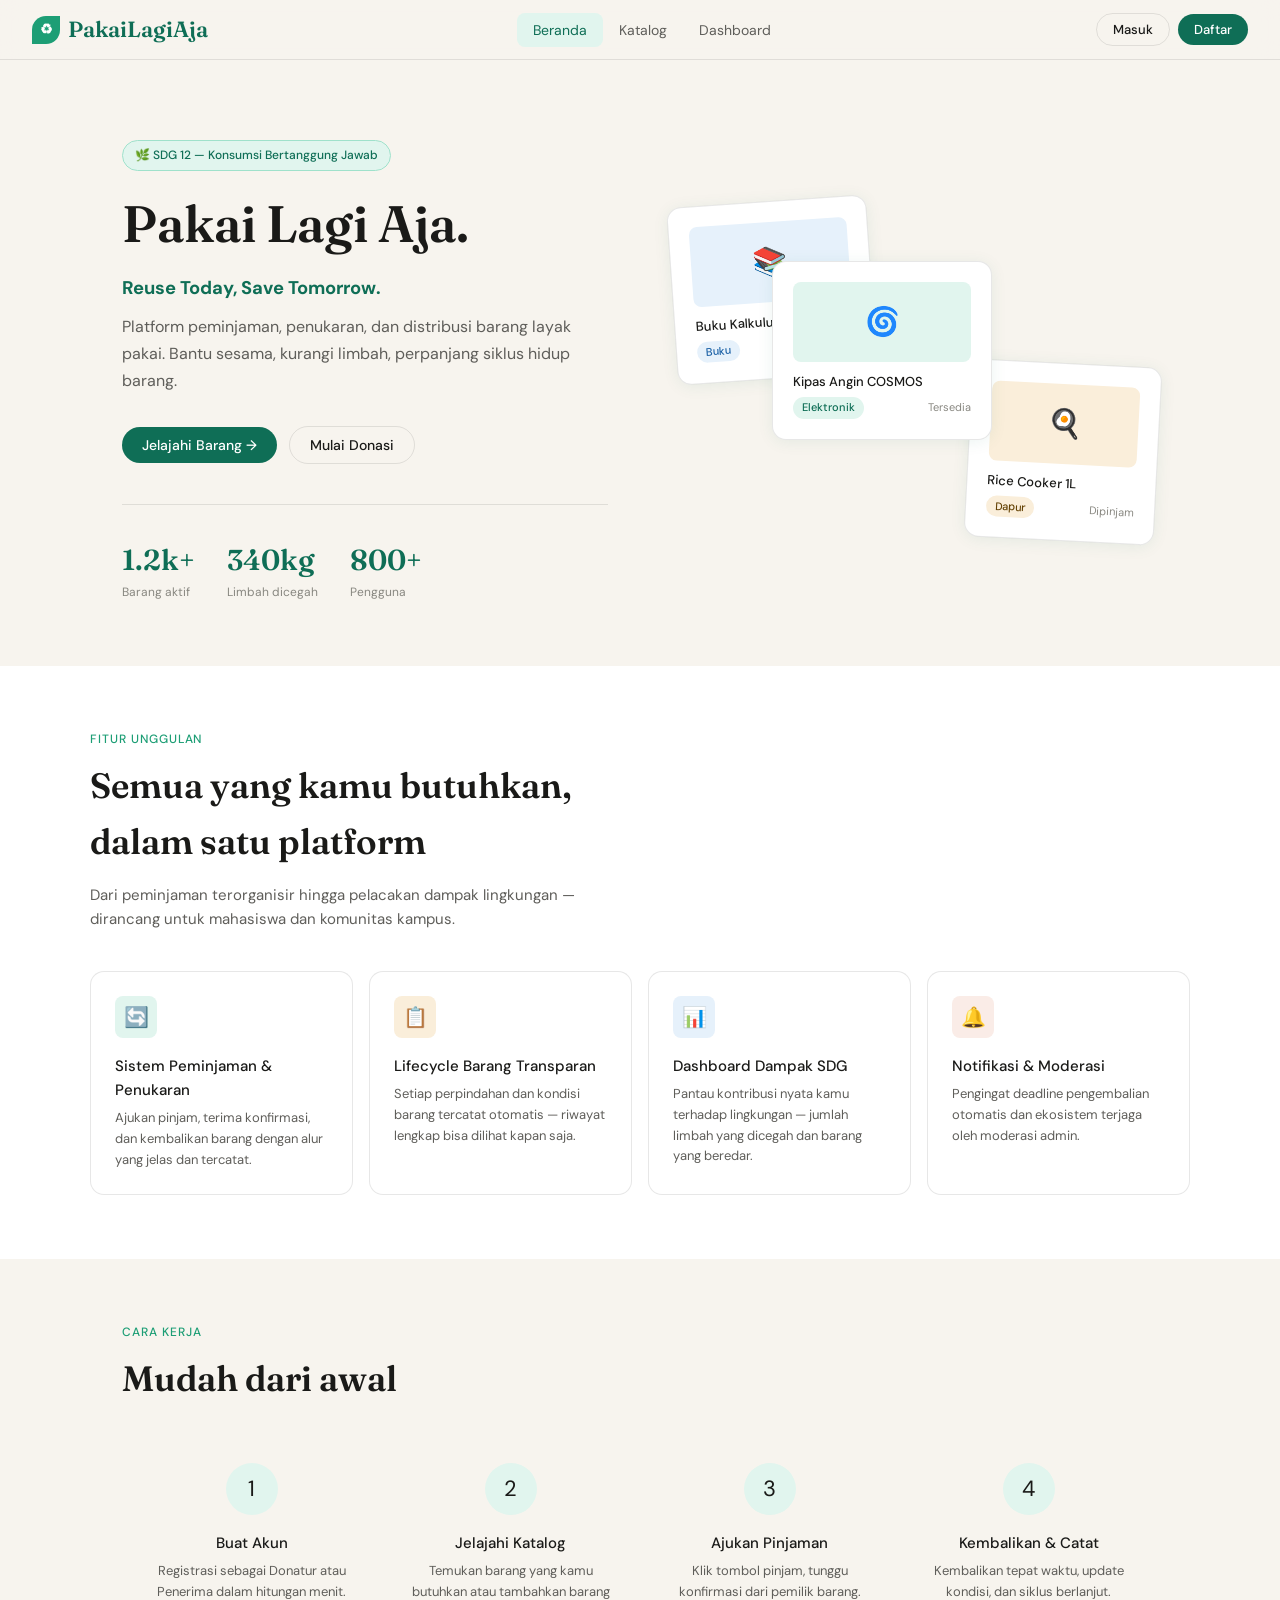
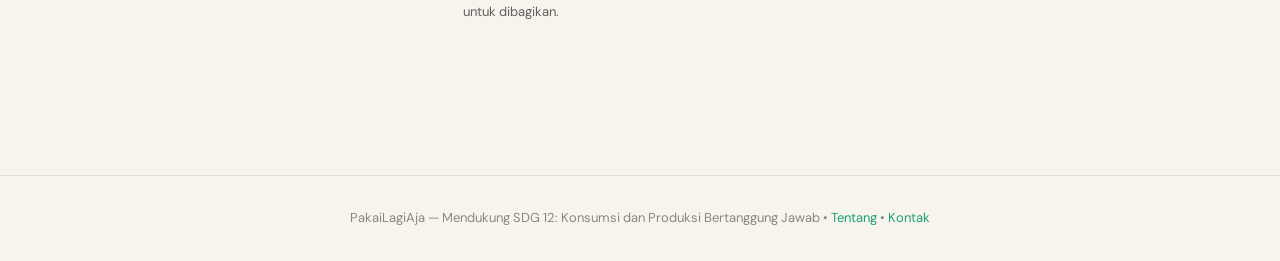
<file: index.html>
<!DOCTYPE html>
<html lang="id">
<head>
<meta charset="UTF-8">
<meta name="viewport" content="width=device-width, initial-scale=1.0">
<title>PakaiLagiAja - Home</title>
<link href="https://fonts.googleapis.com/css2?family=Fraunces:ital,opsz,wght@0,9..144,300;0,9..144,600;1,9..144,300&family=DM+Sans:wght@300;400;500&display=swap" rel="stylesheet">
<link rel="stylesheet" href="style.css">
</head>
<body>

<nav>
  <div class="nav-logo" onclick="window.location.href='index.html'">
    <div class="leaf">♻</div>
    PakaiLagiAja
  </div>
  <ul class="nav-links">
    <li><button onclick="window.location.href='index.html'" class="active">Beranda</button></li>
    <li><button onclick="window.location.href='katalog.html'">Katalog</button></li>
    <li><button onclick="window.location.href='dashboard.html'">Dashboard</button></li>
  </ul>
  <div class="nav-right">
    <button class="btn btn-outline btn-sm" onclick="openModal('login-modal')">Masuk</button>
    <button class="btn btn-primary btn-sm" onclick="openModal('register-modal')">Daftar</button>
  </div>
</nav>

<section class="hero">
  <div class="hero-content fade-in">
    <div class="hero-badge">🌿 SDG 12 — Konsumsi Bertanggung Jawab</div>
    
    <h1>Pakai Lagi Aja.</h1>
    <p>
      <strong style="color: var(--green-dark); font-size: 1.15rem; display: block; margin-bottom: 8px;">Reuse Today, Save Tomorrow.</strong>
      Platform peminjaman, penukaran, dan distribusi barang layak pakai. Bantu sesama, kurangi limbah, perpanjang siklus hidup barang.
    </p>

    <div class="hero-actions">
      <button class="btn btn-primary" onclick="window.location.href='katalog.html'">Jelajahi Barang →</button>
      <button class="btn btn-outline" onclick="openModal('register-modal')">Mulai Donasi</button>
    </div>
    <div class="hero-stats">
      <div>
        <div class="hero-stat-num">1.2k+</div>
        <div class="hero-stat-label">Barang aktif</div>
      </div>
      <div>
        <div class="hero-stat-num">340kg</div>
        <div class="hero-stat-label">Limbah dicegah</div>
      </div>
      <div>
        <div class="hero-stat-num">800+</div>
        <div class="hero-stat-label">Pengguna</div>
      </div>
    </div>
  </div>
  <div class="hero-visual">
    <div class="hero-card-stack">
      <div class="item-card card-float-1">
        <div class="item-thumb thumb-blue">📚</div>
        <div class="item-name">Buku Kalkulus Edisi 9</div>
        <div class="item-meta">
          <span class="tag tag-blue">Buku</span>
          <span class="item-status">Tersedia</span>
        </div>
      </div>
      <div class="item-card card-float-2">
        <div class="item-thumb thumb-green">🌀</div>
        <div class="item-name">Kipas Angin COSMOS</div>
        <div class="item-meta">
          <span class="tag tag-green">Elektronik</span>
          <span class="item-status">Tersedia</span>
        </div>
      </div>
      <div class="item-card card-float-3">
        <div class="item-thumb thumb-amber">🍳</div>
        <div class="item-name">Rice Cooker 1L</div>
        <div class="item-meta">
          <span class="tag tag-amber">Dapur</span>
          <span class="item-status">Dipinjam</span>
        </div>
      </div>
    </div>
  </div>
</section>

<section class="section" style="background: var(--white); max-width: 100%; padding: 4rem 2rem;">
  <div style="max-width: 1100px; margin: 0 auto;">
    <div class="section-label">Fitur Unggulan</div>
    <div class="section-title">Semua yang kamu butuhkan,<br>dalam satu platform</div>
    <p class="section-sub">Dari peminjaman terorganisir hingga pelacakan dampak lingkungan — dirancang untuk mahasiswa dan komunitas kampus.</p>
    <div class="features-grid">
      <div class="feature-card fade-in stagger-1">
        <div class="feature-icon feature-icon-green">🔄</div>
        <div class="feature-title">Sistem Peminjaman & Penukaran</div>
        <p class="feature-desc">Ajukan pinjam, terima konfirmasi, dan kembalikan barang dengan alur yang jelas dan tercatat.</p>
      </div>
      <div class="feature-card fade-in stagger-2">
        <div class="feature-icon feature-icon-amber">📋</div>
        <div class="feature-title">Lifecycle Barang Transparan</div>
        <p class="feature-desc">Setiap perpindahan dan kondisi barang tercatat otomatis — riwayat lengkap bisa dilihat kapan saja.</p>
      </div>
      <div class="feature-card fade-in stagger-3">
        <div class="feature-icon feature-icon-blue">📊</div>
        <div class="feature-title">Dashboard Dampak SDG</div>
        <p class="feature-desc">Pantau kontribusi nyata kamu terhadap lingkungan — jumlah limbah yang dicegah dan barang yang beredar.</p>
      </div>
      <div class="feature-card fade-in stagger-4">
        <div class="feature-icon feature-icon-coral">🔔</div>
        <div class="feature-title">Notifikasi & Moderasi</div>
        <p class="feature-desc">Pengingat deadline pengembalian otomatis dan ekosistem terjaga oleh moderasi admin.</p>
      </div>
    </div>
  </div>
</section>

<section class="section">
  <div class="section-label">Cara Kerja</div>
  <div class="section-title">Mudah dari awal</div>
  <div style="display:grid; grid-template-columns: repeat(auto-fit, minmax(180px,1fr)); gap: 0; margin-top: 2rem;">
    <div style="text-align:center; padding: 1.5rem; position: relative;">
      <div style="width:52px;height:52px;background:var(--green-light);border-radius:50%;display:flex;align-items:center;justify-content:center;margin:0 auto 1rem;font-size:22px;">1</div>
      <div style="font-weight:500;margin-bottom:6px;">Buat Akun</div>
      <p style="font-size:13px;color:var(--text-muted);">Registrasi sebagai Donatur atau Penerima dalam hitungan menit.</p>
    </div>
    <div style="text-align:center; padding: 1.5rem;">
      <div style="width:52px;height:52px;background:var(--green-light);border-radius:50%;display:flex;align-items:center;justify-content:center;margin:0 auto 1rem;font-size:22px;">2</div>
      <div style="font-weight:500;margin-bottom:6px;">Jelajahi Katalog</div>
      <p style="font-size:13px;color:var(--text-muted);">Temukan barang yang kamu butuhkan atau tambahkan barang untuk dibagikan.</p>
    </div>
    <div style="text-align:center; padding: 1.5rem;">
      <div style="width:52px;height:52px;background:var(--green-light);border-radius:50%;display:flex;align-items:center;justify-content:center;margin:0 auto 1rem;font-size:22px;">3</div>
      <div style="font-weight:500;margin-bottom:6px;">Ajukan Pinjaman</div>
      <p style="font-size:13px;color:var(--text-muted);">Klik tombol pinjam, tunggu konfirmasi dari pemilik barang.</p>
    </div>
    <div style="text-align:center; padding: 1.5rem;">
      <div style="width:52px;height:52px;background:var(--green-light);border-radius:50%;display:flex;align-items:center;justify-content:center;margin:0 auto 1rem;font-size:22px;">4</div>
      <div style="font-weight:500;margin-bottom:6px;">Kembalikan & Catat</div>
      <p style="font-size:13px;color:var(--text-muted);">Kembalikan tepat waktu, update kondisi, dan siklus berlanjut.</p>
    </div>
  </div>
</section>

<footer>
  <p>PakaiLagiAja &mdash; Mendukung SDG 12: Konsumsi dan Produksi Bertanggung Jawab &bull; <a href="#">Tentang</a> &bull; <a href="#">Kontak</a></p>
</footer>

<div class="modal-overlay" id="login-modal">
  <div class="modal">
    <button class="modal-close" onclick="closeModal('login-modal')">✕</button>
    <div class="modal-title">Selamat datang kembali</div>
    <div class="modal-sub">Masuk ke akun PakaiLagiAja kamu</div>
    <div class="form-group">
      <label class="form-label">Email</label>
      <input class="form-input" type="email" placeholder="nama@email.com">
    </div>
    <div class="form-group">
      <label class="form-label">Password</label>
      <input class="form-input" type="password" placeholder="••••••••">
    </div>
    <button class="btn btn-primary" style="width:100%;margin-top:8px;" onclick="window.location.href='dashboard.html'">Masuk</button>
    <div class="divider">atau</div>
    <p style="text-align:center;font-size:13px;color:var(--text-muted);">Belum punya akun? <a href="#" style="color:var(--green);" onclick="closeModal('login-modal');openModal('register-modal');return false;">Daftar sekarang</a></p>
  </div>
</div>

<div class="modal-overlay" id="register-modal">
  <div class="modal">
    <button class="modal-close" onclick="closeModal('register-modal')">✕</button>
    <div class="modal-title">Buat akun baru</div>
    <div class="modal-sub">Bergabung dengan komunitas PakaiLagiAja</div>
    <div style="margin-bottom:14px;">
      <div class="form-label" style="margin-bottom:8px;">Bergabung sebagai</div>
      <div class="role-toggle">
        <button class="role-btn selected" onclick="selectRole(this)">🎁 Donatur</button>
        <button class="role-btn" onclick="selectRole(this)">🤲 Penerima</button>
      </div>
    </div>
    <div class="form-group">
      <label class="form-label">Nama Lengkap</label>
      <input class="form-input" type="text" placeholder="Nama kamu">
    </div>
    <div class="form-group">
      <label class="form-label">Email</label>
      <input class="form-input" type="email" placeholder="nama@email.com">
    </div>
    <div class="form-group">
      <label class="form-label">Password</label>
      <input class="form-input" type="password" placeholder="Min. 8 karakter">
    </div>
    <button class="btn btn-primary" style="width:100%;margin-top:8px;" onclick="window.location.href='dashboard.html'">Daftar</button>
  </div>
</div>

<script src="script.js"></script>
</body>
</html>
</file>
<file: style.css>
*, *::before, *::after { box-sizing: border-box; margin: 0; padding: 0; }

:root {
  --green: #1D9E75; --green-dark: #0F6E56; --green-light: #E1F5EE; --green-mid: #9FE1CB;
  --cream: #F7F4EE; --cream-dark: #EDE8DF; --text: #1a1a18; --text-muted: #5F5E5A;
  --text-light: #888780; --white: #FFFFFF; --amber: #EF9F27; --coral: #D85A30;
  --blue: #378ADD; --border: rgba(26,26,24,0.1); --shadow: 0 2px 16px rgba(15,110,86,0.08);
  --radius: 14px; --radius-sm: 8px;
}

html { scroll-behavior: smooth; }
body { font-family: 'DM Sans', sans-serif; background: var(--cream); color: var(--text); font-size: 15px; line-height: 1.6; }

/* ── NAV ── */
nav { position: sticky; top: 0; z-index: 100; background: rgba(247,244,238,0.92); backdrop-filter: blur(12px); border-bottom: 1px solid var(--border); padding: 0 2rem; display: flex; align-items: center; justify-content: space-between; height: 60px; }
.nav-logo { font-family: 'Fraunces', serif; font-size: 22px; font-weight: 600; color: var(--green-dark); display: flex; align-items: center; gap: 8px; cursor: pointer; }
.nav-logo .leaf { width: 28px; height: 28px; background: var(--green); border-radius: 50% 0 50% 0; display: flex; align-items: center; justify-content: center; color: white; font-size: 14px; }
.nav-links { display: flex; gap: 0; list-style: none; }
.nav-links li a, .nav-links li button { font-family: 'DM Sans', sans-serif; font-size: 14px; font-weight: 400; color: var(--text-muted); text-decoration: none; background: none; border: none; padding: 8px 16px; cursor: pointer; border-radius: var(--radius-sm); transition: color 0.2s, background 0.2s; }
.nav-links li a:hover, .nav-links li button:hover, .nav-links li a.active, .nav-links li button.active { color: var(--green-dark); background: var(--green-light); }
.nav-right { display: flex; gap: 8px; align-items: center; }

.btn { font-family: 'DM Sans', sans-serif; font-size: 14px; font-weight: 500; border: none; padding: 9px 20px; border-radius: 50px; cursor: pointer; transition: all 0.2s; }
.btn-outline { background: transparent; border: 1.5px solid var(--border); color: var(--text); }
.btn-outline:hover { border-color: var(--green); color: var(--green-dark); }
.btn-primary { background: var(--green-dark); color: white; }
.btn-primary:hover { background: var(--green); transform: translateY(-1px); }
.btn-sm { padding: 7px 16px; font-size: 13px; }

/* ── HERO ── */
.hero { padding: 5rem 2rem 4rem; max-width: 1100px; margin: 0 auto; display: grid; grid-template-columns: 1fr 1fr; gap: 4rem; align-items: center; }
.hero-badge { display: inline-flex; align-items: center; gap: 6px; background: var(--green-light); color: var(--green-dark); font-size: 12px; font-weight: 500; padding: 5px 12px; border-radius: 50px; margin-bottom: 1.5rem; border: 1px solid var(--green-mid); }
.hero h1 { font-family: 'Fraunces', serif; font-size: clamp(2.2rem, 4vw, 3.2rem); font-weight: 600; line-height: 1.15; color: var(--text); margin-bottom: 1.2rem; }
.hero h1 em { font-style: italic; color: var(--green-dark); }
.hero p { font-size: 16px; color: var(--text-muted); margin-bottom: 2rem; line-height: 1.7; }
.hero-actions { display: flex; gap: 12px; align-items: center; flex-wrap: wrap; }
.hero-stats { display: flex; gap: 2rem; margin-top: 2.5rem; padding-top: 2rem; border-top: 1px solid var(--border); }
.hero-stat-num { font-family: 'Fraunces', serif; font-size: 1.8rem; font-weight: 600; color: var(--green-dark); }
.hero-stat-label { font-size: 12px; color: var(--text-light); }
.hero-visual { position: relative; }
.hero-card-stack { position: relative; height: 340px; }
.item-card { background: var(--white); border: 1px solid var(--border); border-radius: var(--radius); padding: 1.25rem; box-shadow: var(--shadow); transition: transform 0.3s, box-shadow 0.3s; }
.item-card:hover { transform: translateY(-3px); box-shadow: 0 8px 28px rgba(15,110,86,0.14); }
.card-float-1 { position: absolute; width: 200px; top: 0; left: 0; transform: rotate(-4deg); animation: float1 5s ease-in-out infinite; }
.card-float-2 { position: absolute; width: 220px; top: 60px; left: 100px; z-index: 2; animation: float2 6s ease-in-out infinite; }
.card-float-3 { position: absolute; width: 190px; bottom: 0; right: 0; transform: rotate(3deg); animation: float3 7s ease-in-out infinite; }
@keyframes float1 { 0%,100%{transform:rotate(-4deg) translateY(0)} 50%{transform:rotate(-4deg) translateY(-8px)} }
@keyframes float2 { 0%,100%{transform:translateY(0)} 50%{transform:translateY(-10px)} }
@keyframes float3 { 0%,100%{transform:rotate(3deg) translateY(0)} 50%{transform:rotate(3deg) translateY(-6px)} }
.item-thumb { width: 100%; height: 80px; border-radius: var(--radius-sm); margin-bottom: 10px; display: flex; align-items: center; justify-content: center; font-size: 28px; }
.thumb-green { background: var(--green-light); } .thumb-amber { background: #FAEEDA; } .thumb-blue  { background: #E6F1FB; }
.item-name { font-size: 13px; font-weight: 500; margin-bottom: 4px; }
.item-meta { display: flex; justify-content: space-between; align-items: center; }
.tag { display: inline-block; font-size: 11px; padding: 2px 9px; border-radius: 50px; font-weight: 500; }
.tag-green { background: var(--green-light); color: var(--green-dark); } .tag-amber { background: #FAEEDA; color: #634103; } .tag-coral { background: #FAECE7; color: #993C1D; } .tag-blue  { background: #E6F1FB; color: #185FA5; } .tag-gray  { background: #F1EFE8; color: #444441; }
.item-status { font-size: 11px; color: var(--text-light); }

/* ── FEATURES SECTION ── */
.section { padding: 4rem 2rem; max-width: 1100px; margin: 0 auto; }
.section-label { font-size: 12px; font-weight: 500; letter-spacing: 0.08em; text-transform: uppercase; color: var(--green); margin-bottom: 0.5rem; }
.section-title { font-family: 'Fraunces', serif; font-size: clamp(1.6rem, 3vw, 2.2rem); font-weight: 600; margin-bottom: 0.8rem; color: var(--text); }
.section-sub { color: var(--text-muted); max-width: 520px; margin-bottom: 2.5rem; }
.features-grid { display: grid; grid-template-columns: repeat(auto-fit, minmax(200px, 1fr)); gap: 16px; }
.feature-card { background: var(--white); border: 1px solid var(--border); border-radius: var(--radius); padding: 1.5rem; transition: transform 0.2s, box-shadow 0.2s; }
.feature-card:hover { transform: translateY(-2px); box-shadow: var(--shadow); }
.feature-icon { width: 42px; height: 42px; border-radius: var(--radius-sm); display: flex; align-items: center; justify-content: center; font-size: 20px; margin-bottom: 1rem; }
.feature-icon-green { background: var(--green-light); } .feature-icon-amber { background: #FAEEDA; } .feature-icon-blue  { background: #E6F1FB; } .feature-icon-coral { background: #FAECE7; }
.feature-title { font-size: 15px; font-weight: 500; margin-bottom: 6px; }
.feature-desc { font-size: 13px; color: var(--text-muted); line-height: 1.6; }

/* ── CATALOG PAGE ── */
.catalog-layout { max-width: 1100px; margin: 0 auto; padding: 2rem; display: grid; grid-template-columns: 220px 1fr; gap: 2rem; align-items: start; }
.sidebar { background: var(--white); border: 1px solid var(--border); border-radius: var(--radius); padding: 1.25rem; position: sticky; top: 80px; }
.sidebar-title { font-size: 13px; font-weight: 500; color: var(--text-muted); text-transform: uppercase; letter-spacing: 0.06em; margin-bottom: 12px; margin-top: 16px; }
.sidebar-title:first-child { margin-top: 0; }
.cat-btn { display: flex; align-items: center; gap: 8px; width: 100%; padding: 8px 10px; border-radius: var(--radius-sm); border: none; background: transparent; cursor: pointer; font-family: 'DM Sans', sans-serif; font-size: 14px; color: var(--text-muted); transition: all 0.15s; text-align: left; }
.cat-btn:hover { background: var(--cream); color: var(--text); }
.cat-btn.active { background: var(--green-light); color: var(--green-dark); font-weight: 500; }
.cat-count { margin-left: auto; font-size: 11px; color: var(--text-light); background: var(--cream-dark); padding: 1px 7px; border-radius: 50px; }
.cat-btn.active .cat-count { background: var(--green-mid); color: var(--green-dark); }
.filter-group { margin-bottom: 8px; }
.filter-label { display: flex; align-items: center; gap: 8px; font-size: 14px; color: var(--text-muted); cursor: pointer; padding: 4px 0; }
.filter-label input { accent-color: var(--green); }
.catalog-header { display: flex; align-items: center; justify-content: space-between; margin-bottom: 1.5rem; gap: 1rem; flex-wrap: wrap; }
.search-bar { flex: 1; min-width: 200px; display: flex; align-items: center; background: var(--white); border: 1px solid var(--border); border-radius: 50px; padding: 8px 16px; gap: 8px; }
.search-bar input { border: none; outline: none; background: transparent; font-family: 'DM Sans', sans-serif; font-size: 14px; color: var(--text); width: 100%; }
.search-bar input::placeholder { color: var(--text-light); }
.search-icon { color: var(--text-light); font-size: 16px; }
.sort-select { font-family: 'DM Sans', sans-serif; font-size: 13px; border: 1px solid var(--border); border-radius: 50px; padding: 7px 14px; background: var(--white); color: var(--text-muted); cursor: pointer; outline: none; }
.catalog-grid { display: grid; grid-template-columns: repeat(auto-fill, minmax(180px, 1fr)); gap: 16px; }
.catalog-item { background: var(--white); border: 1px solid var(--border); border-radius: var(--radius); overflow: hidden; cursor: pointer; transition: transform 0.2s, box-shadow 0.2s; }
.catalog-item:hover { transform: translateY(-3px); box-shadow: 0 8px 24px rgba(15,110,86,0.12); }
.catalog-item-img { height: 120px; display: flex; align-items: center; justify-content: center; font-size: 36px; }
.catalog-item-body { padding: 12px; }
.catalog-item-name { font-size: 14px; font-weight: 500; margin-bottom: 4px; white-space: nowrap; overflow: hidden; text-overflow: ellipsis; }
.catalog-item-owner { font-size: 12px; color: var(--text-light); margin-bottom: 8px; }
.catalog-item-footer { display: flex; justify-content: space-between; align-items: center; }
.status-dot { width: 7px; height: 7px; border-radius: 50%; display: inline-block; margin-right: 4px; }
.status-available { background: var(--green); } .status-borrowed  { background: var(--amber); } .status-inactive  { background: #B4B2A9; }
.status-text { font-size: 12px; color: var(--text-muted); display: flex; align-items: center; }
.heart-btn { width: 28px; height: 28px; border: 1px solid var(--border); border-radius: 50%; background: transparent; display: flex; align-items: center; justify-content: center; cursor: pointer; font-size: 14px; transition: all 0.2s; }
.heart-btn:hover { background: #FAECE7; border-color: #F09595; }

/* ── DASHBOARD ── */
.dashboard-layout { max-width: 1100px; margin: 0 auto; padding: 2rem; }
.dash-header { display: flex; justify-content: space-between; align-items: flex-start; margin-bottom: 2rem; }
.dash-greeting { font-family: 'Fraunces', serif; font-size: 1.6rem; font-weight: 600; margin-bottom: 4px; }
.dash-sub { font-size: 14px; color: var(--text-muted); }
.stats-row { display: grid; grid-template-columns: repeat(auto-fit, minmax(140px, 1fr)); gap: 12px; margin-bottom: 2rem; }
.stat-card { background: var(--white); border: 1px solid var(--border); border-radius: var(--radius); padding: 1.2rem 1.25rem; position: relative; overflow: hidden; }
.stat-card::after { content: ''; position: absolute; bottom: 0; left: 0; right: 0; height: 3px; }
.stat-card.green::after { background: var(--green); } .stat-card.amber::after { background: var(--amber); } .stat-card.blue::after  { background: var(--blue); } .stat-card.coral::after { background: var(--coral); }
.stat-label { font-size: 12px; color: var(--text-light); margin-bottom: 6px; }
.stat-num { font-family: 'Fraunces', serif; font-size: 2rem; font-weight: 600; line-height: 1; margin-bottom: 4px; }
.stat-change { font-size: 12px; color: var(--green); display: flex; align-items: center; gap: 3px; }
.stat-change.down { color: var(--coral); }
.dash-grid { display: grid; grid-template-columns: 1fr 340px; gap: 16px; }
.dash-panel { background: var(--white); border: 1px solid var(--border); border-radius: var(--radius); padding: 1.25rem; }
.panel-header { display: flex; justify-content: space-between; align-items: center; margin-bottom: 1.25rem; }
.panel-title { font-size: 15px; font-weight: 500; }
.panel-action { font-size: 13px; color: var(--green); cursor: pointer; border: none; background: none; font-family: 'DM Sans', sans-serif; }
.sdg-bar { margin-bottom: 16px; }
.sdg-bar-label { display: flex; justify-content: space-between; font-size: 13px; color: var(--text-muted); margin-bottom: 6px; }
.sdg-bar-track { height: 8px; background: var(--cream-dark); border-radius: 50px; overflow: hidden; }
.sdg-bar-fill { height: 100%; border-radius: 50px; transition: width 1s ease; }
.fill-green { background: var(--green); } .fill-amber { background: var(--amber); } .fill-blue  { background: var(--blue); }

.activity-list { list-style: none; }
.activity-item { display: flex; align-items: flex-start; gap: 12px; padding: 10px 0; border-bottom: 1px solid var(--border); }
.activity-item:last-child { border-bottom: none; }
.activity-avatar { width: 34px; height: 34px; border-radius: 50%; display: flex; align-items: center; justify-content: center; font-size: 14px; flex-shrink: 0; }
.activity-text { flex: 1; font-size: 13px; line-height: 1.5; color: var(--text); }
.activity-text strong { font-weight: 500; }
.activity-time { font-size: 12px; color: var(--text-light); white-space: nowrap; }

.notif-list { list-style: none; }
.notif-item { display: flex; gap: 10px; padding: 10px 0; border-bottom: 1px solid var(--border); cursor: pointer; transition: background 0.15s; border-radius: var(--radius-sm); padding-left: 8px; padding-right: 8px; }
.notif-item:hover { background: var(--cream); }
.notif-item:last-child { border-bottom: none; }
.notif-dot { width: 8px; height: 8px; border-radius: 50%; background: var(--green); flex-shrink: 0; margin-top: 5px; }
.notif-dot.read { background: transparent; }
.notif-text { font-size: 13px; color: var(--text); line-height: 1.5; }
.notif-time { font-size: 11px; color: var(--text-light); }

/* TABS */
.tabs { display: flex; gap: 0; border-bottom: 1px solid var(--border); margin-bottom: 1.5rem; }
.tab { font-family: 'DM Sans', sans-serif; font-size: 14px; font-weight: 400; color: var(--text-muted); background: none; border: none; padding: 10px 18px; cursor: pointer; border-bottom: 2px solid transparent; margin-bottom: -1px; transition: all 0.2s; }
.tab:hover { color: var(--text); }
.tab.active { color: var(--green-dark); border-bottom-color: var(--green-dark); font-weight: 500; }

/* ── MODAL ── */
.modal-overlay { display: none; position: fixed; inset: 0; background: rgba(0,0,0,0.4); z-index: 200; align-items: center; justify-content: center; padding: 1rem; }
.modal-overlay.open { display: flex; }
.modal { background: var(--white); border-radius: var(--radius); width: 100%; max-width: 440px; padding: 2rem; position: relative; animation: modalIn 0.25s ease; }
@keyframes modalIn { from { opacity:0; transform: scale(0.95) translateY(8px); } to { opacity:1; transform: scale(1) translateY(0); } }
.modal-close { position: absolute; top: 1rem; right: 1rem; background: var(--cream); border: none; width: 30px; height: 30px; border-radius: 50%; cursor: pointer; font-size: 18px; display: flex; align-items: center; justify-content: center; color: var(--text-muted); z-index: 100;}
.modal-title { font-family: 'Fraunces', serif; font-size: 1.4rem; font-weight: 600; margin-bottom: 0.3rem; }
.modal-sub { font-size: 14px; color: var(--text-muted); margin-bottom: 1.5rem; }
.form-group { margin-bottom: 14px; }
.form-label { display: block; font-size: 13px; font-weight: 500; color: var(--text-muted); margin-bottom: 5px; }
.form-input { width: 100%; font-family: 'DM Sans', sans-serif; font-size: 14px; border: 1px solid var(--border); border-radius: var(--radius-sm); padding: 9px 12px; background: var(--cream); color: var(--text); outline: none; transition: border-color 0.2s; }
.form-input:focus { border-color: var(--green); background: var(--white); }
.form-input::placeholder { color: var(--text-light); }
.divider { display: flex; align-items: center; gap: 12px; margin: 16px 0; color: var(--text-light); font-size: 13px; }
.divider::before, .divider::after { content: ''; flex: 1; height: 1px; background: var(--border); }
.role-toggle { display: grid; grid-template-columns: 1fr 1fr; gap: 8px; margin-bottom: 16px; }
.role-btn { padding: 10px; border: 1.5px solid var(--border); border-radius: var(--radius-sm); background: transparent; cursor: pointer; font-family: 'DM Sans', sans-serif; font-size: 13px; color: var(--text-muted); transition: all 0.2s; text-align: center; }
.role-btn.selected { border-color: var(--green); background: var(--green-light); color: var(--green-dark); font-weight: 500; }

/* ── FOOTER ── */
footer { margin-top: 4rem; border-top: 1px solid var(--border); padding: 2rem; text-align: center; font-size: 13px; color: var(--text-light); }
footer a { color: var(--green); text-decoration: none; }

/* ── PAGE HEADER ── */
.page-header { background: var(--white); border-bottom: 1px solid var(--border); padding: 2rem; text-align: center; }
.page-header h1 { font-family: 'Fraunces', serif; font-size: 1.8rem; font-weight: 600; margin-bottom: 4px; }
.page-header p { font-size: 14px; color: var(--text-muted); }

/* ── RESPONSIVE ── */
@media (max-width: 768px) {
  .hero { grid-template-columns: 1fr; gap: 2rem; padding: 2.5rem 1rem; }
  .hero-visual { display: none; }
  .catalog-layout { grid-template-columns: 1fr; }
  .sidebar { position: static; }
  .dash-grid { grid-template-columns: 1fr; }
  .stats-row { grid-template-columns: repeat(2, 1fr); }
  .nav-links { display: none; }
}

/* ── ITEM DETAIL MODAL ── */
.item-detail-modal { background: var(--white); border-radius: var(--radius); width: 100%; max-width: 540px; position: relative; animation: modalIn 0.25s ease; overflow: hidden; }
.item-detail-img { height: 180px; display: flex; align-items: center; justify-content: center; font-size: 56px; }
.item-detail-body { padding: 1.5rem; }
.item-detail-title { font-family: 'Fraunces', serif; font-size: 1.4rem; font-weight: 600; margin-bottom: 6px; }
.item-detail-meta { display: flex; gap: 8px; margin-bottom: 1rem; flex-wrap: wrap; }
.lifecycle-timeline { margin-top: 1rem; padding-top: 1rem; border-top: 1px solid var(--border); }
.timeline-title { font-size: 13px; font-weight: 500; color: var(--text-muted); text-transform: uppercase; letter-spacing: 0.05em; margin-bottom: 10px; }
.timeline-item { display: flex; gap: 12px; margin-bottom: 10px; }
.timeline-dot-wrap { display: flex; flex-direction: column; align-items: center; width: 16px; flex-shrink: 0; }
.timeline-dot { width: 10px; height: 10px; border-radius: 50%; background: var(--green); flex-shrink: 0; }
.timeline-line { flex: 1; width: 1px; background: var(--border); margin-top: 4px; }
.timeline-content { font-size: 13px; color: var(--text); padding-bottom: 10px; }
.timeline-time { font-size: 11px; color: var(--text-light); }

/* ANIMATE ON LOAD */
.fade-in { animation: fadeIn 0.5s ease forwards; }
@keyframes fadeIn { from{opacity:0;transform:translateY(10px)} to{opacity:1;transform:translateY(0)} }
.stagger-1 { animation-delay: 0.05s; } .stagger-2 { animation-delay: 0.1s; } .stagger-3 { animation-delay: 0.15s; } .stagger-4 { animation-delay: 0.2s; }
.catalog-item, .feature-card, .stat-card { opacity: 0; }
.catalog-item.visible, .feature-card.visible, .stat-card.visible { opacity: 1; animation: fadeIn 0.4s ease forwards; }

/* style.css - Tambahin di paling bawah */

/* Kotak Area Upload Custom */
#add-item-upload-area {
    border: 2px dashed var(--border);
    border-radius: var(--radius-sm);
    padding: 1.5rem;
    text-align: center;
    cursor: pointer;
    color: var(--text-light);
    font-size: 14px;
    transition: all 0.2s;
    display: flex;
    align-items: center;
    justify-content: center;
    min-height: 120px; /* Biar ukurannya konsisten */
    position: relative;
    overflow: hidden; /* Biar gambar gak luber */
}

/* Efek Hover pas mouse di atas kotak */
#add-item-upload-area:hover {
    border-color: var(--green);
    background-color: var(--green-light);
    color: var(--green-dark);
}

/* Style buat Gambar Preview */
#add-item-preview {
    display: none; /* Disembunyiin dulu sebelum ada file */
    max-width: 100%;
    max-height: 150px; /* Batin tingginya biar modal gak kepanjangan */
    border-radius: var(--radius-sm);
    object-fit: cover; /* Biar gambar gak gepeng */
    animation: fadeInModal 0.3s ease; /* Pake animasi biar halus */
}
</file>
